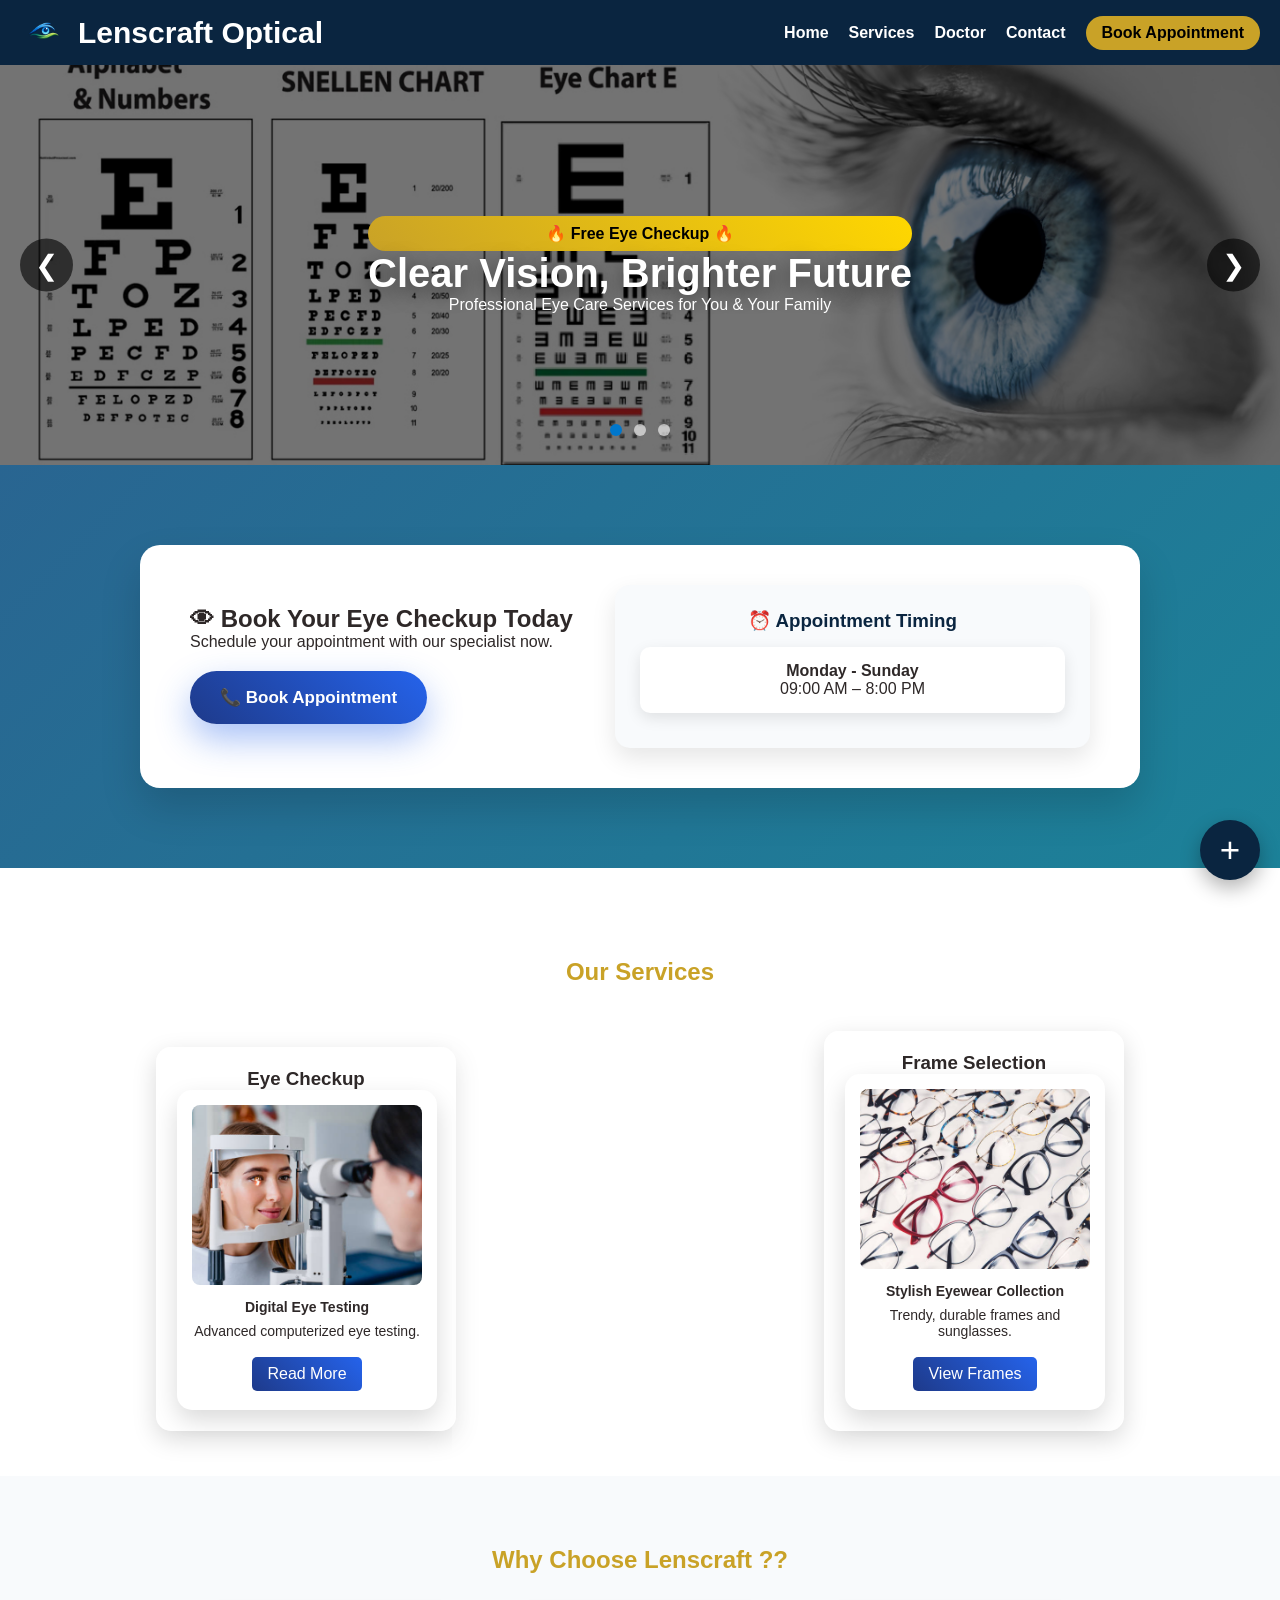
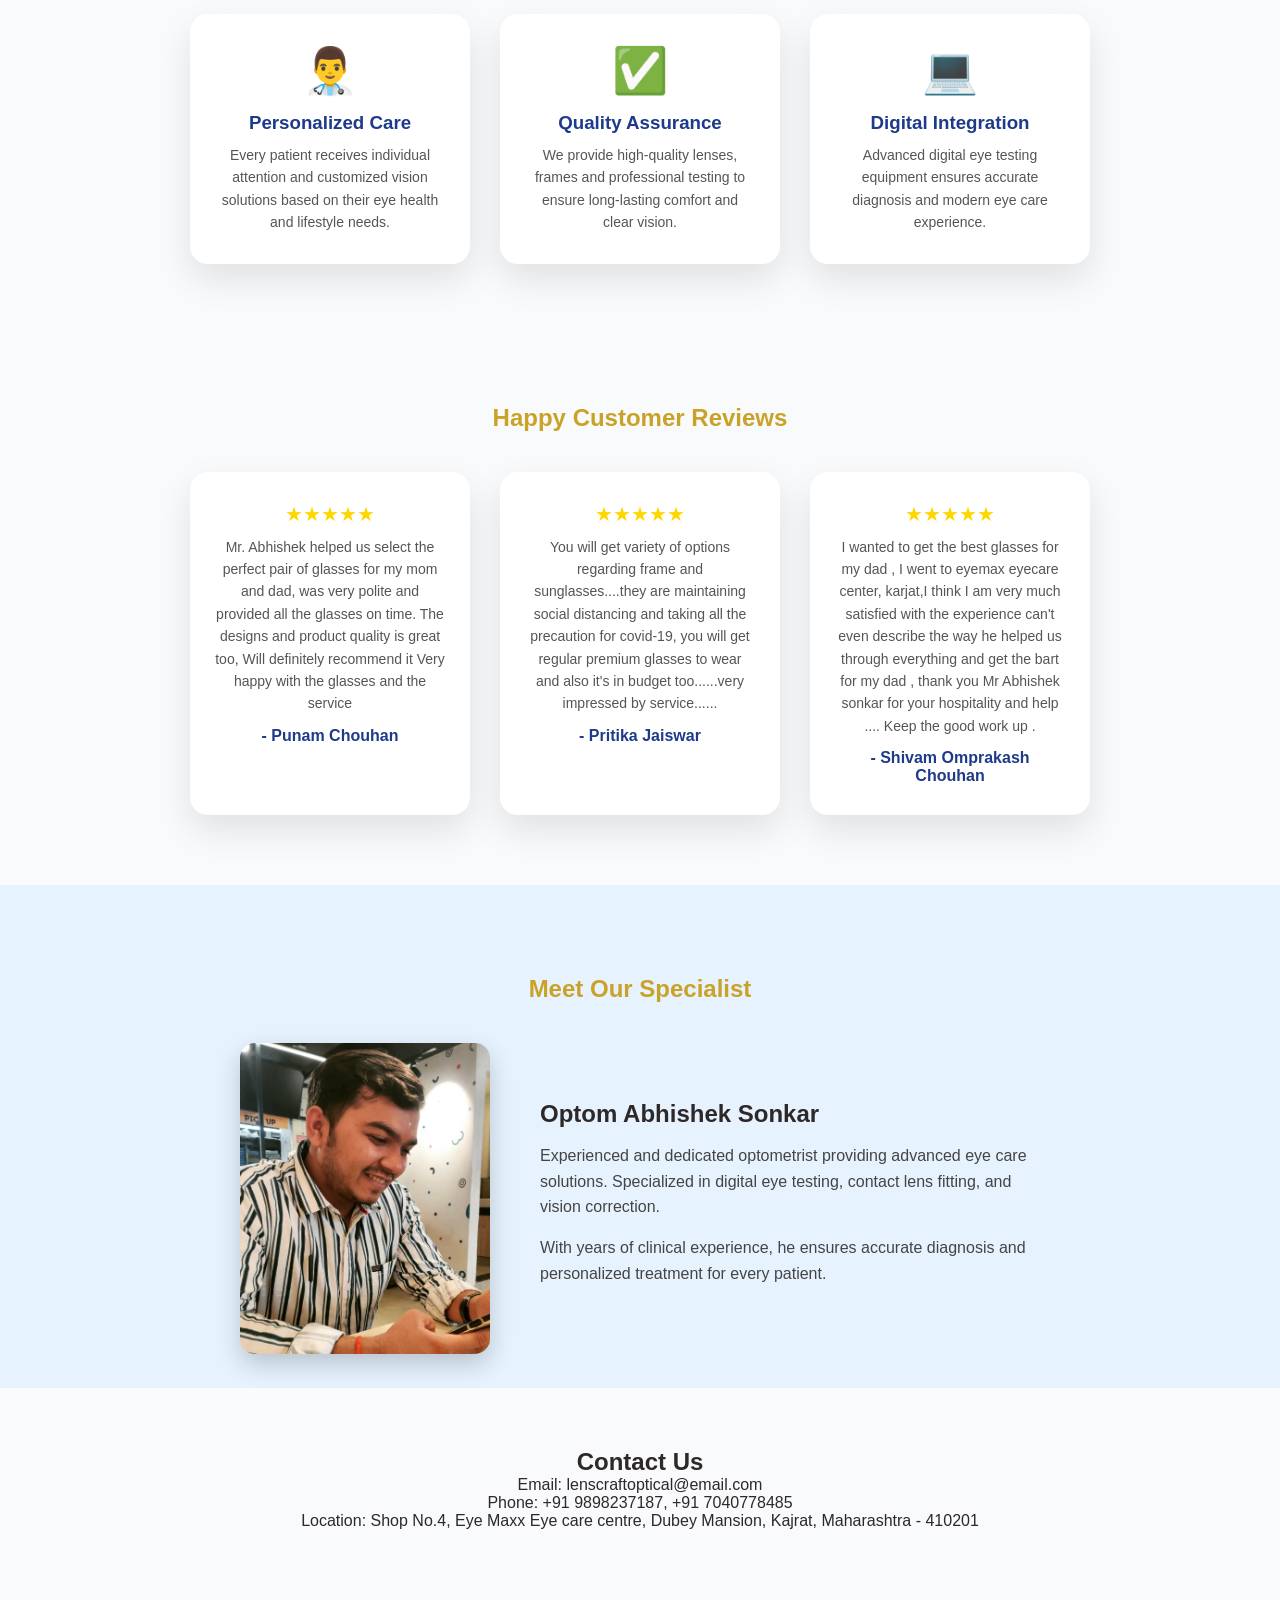
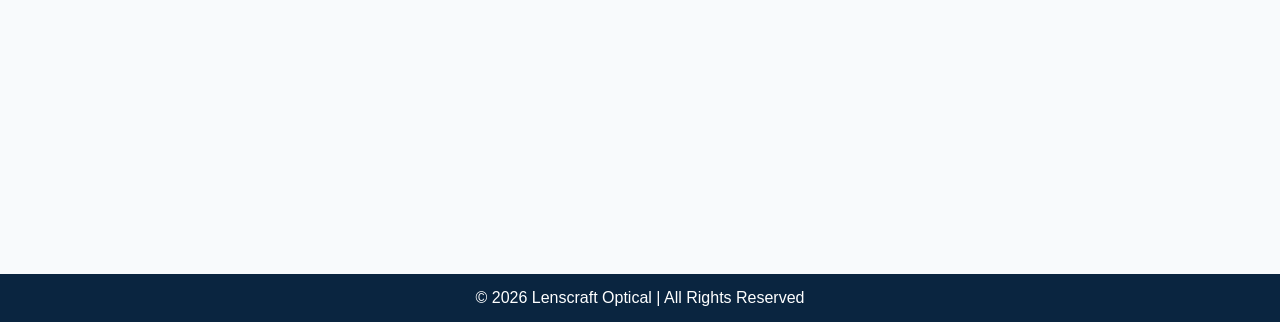
<file: index.html>
<!DOCTYPE html>
<html lang="en">
<head>
    <meta charset="UTF-8">
    <title>Lenscraft Optical</title>
    <meta name="viewport" content="width=device-width, initial-scale=1.0">
    
    <link rel="stylesheet" href="style.css">
</head>
<body>
    <div id="loader">
    <div class="loader-circle"></div>
    <h2>Lenscraft Optical</h2>
</div>

<header>
    <div class="logo">
        <h1>
            <img src="logo.png" class="title-logo">
            Lenscraft Optical
        </h1>
    </div>

    <div class="menu-toggle" id="menuToggle">☰</div>

    <nav id="navbar">
        <a href="#home">Home</a>
        <a href="#services">Services</a>
        <a href="#doctor">Doctor</a>
        <a href="#contact">Contact</a>
        <a href="#appointment" class="book-nav">Book Appointment</a>
    </nav>
</header>

<section class="hero" id="home">

    <div class="slider">
        <div class="slides">
            <img src="image1.jpg" class="slide">
            <img src="image2.jpg" class="slide">
            <img src="image3.jpg" class="slide">
        </div>

        <button class="prev">&#10094;</button>
        <button class="next">&#10095;</button>

        <div class="dots"></div>
    </div>

    <div class="hero-content">
        <div class="hero-content">

    <div class="offer-banner">
        🔥 Free Eye Checkup 🔥
    </div>
        <h2>Clear Vision, Brighter Future</h2>
        <p>Professional Eye Care Services for You & Your Family</p>
    </div>

</section>

<section class="appointment-section" id="appointment">
    <div class="appointment-box">
        <div class="appointment-left">
            <h2>👁 Book Your Eye Checkup Today</h2>
            <p>Schedule your appointment with our specialist now.</p>

            <a href="tel:+919898237187" class="appointment-btn">
                📞 Book Appointment
            </a>
        </div>

        <div class="appointment-right">
            <h3>⏰ Appointment Timing</h3>

            <div class="timing-box">
                <p><strong>Monday - Sunday</strong></p>
                <p>09:00 AM – 8:00 PM</p>
            </div>

        </div>

    </div>
</section>

<section class="services" id="services">
    <section class="services reveal"></section>
    <h2>Our Services</h2>

    <div class="service-box">
        <h3>Eye Checkup</h3>
        <div class="product">
            <img src="checkup.jpg" alt="Eye Checkup">
            <p><strong>Digital Eye Testing</strong></p>
            <p>Advanced computerized eye testing.</p>
            <a href="eye-checkup.html" class="service-btn">Read More</a>
        </div>
    </div>

    <div class="service-box">
        <h3>Contact Lenses</h3>
        <div class="product">
            <img src="lenses.webp" alt="Contact Lenses">
            <p><strong>Premium Contact Lenses</strong></p>
            <p>Daily, monthly & color lenses available.</p>
            <a href="contact-lenses.html" class="service-btn">View Products</a>
        </div>
    </div>

    <div class="service-box">
        <h3>Frame Selection</h3>
        <div class="product">
            <img src="frames.jpg" alt="Eyewear Frames">
            <p><strong>Stylish Eyewear Collection</strong></p>
            <p>Trendy, durable frames and sunglasses.</p>
            <a href="frame-selection.html" class="service-btn">View Frames</a>
        </div>
    </div>
</section>

<section class="why-choose reveal">

<h2>Why Choose Lenscraft ??</h2>

<div class="why-container">

<div class="why-box">
<div class="why-icon">👨‍⚕️</div>
<h3>Personalized Care</h3>
<p>
Every patient receives individual attention and customized vision solutions 
based on their eye health and lifestyle needs.
</p>
</div>

<div class="why-box">
<div class="why-icon">✅</div>
<h3>Quality Assurance</h3>
<p>
We provide high-quality lenses, frames and professional testing to ensure 
long-lasting comfort and clear vision.
</p>
</div>

<div class="why-box">
<div class="why-icon">💻</div>
<h3>Digital Integration</h3>
<p>
Advanced digital eye testing equipment ensures accurate diagnosis and 
modern eye care experience.
</p>
</div>

</div>

</section>

<section class="reviews reveal">

<h2>Happy Customer Reviews</h2>

<div class="review-container">

<div class="review-card">
<div class="stars">★★★★★</div>
<p>
Mr. Abhishek helped us select the perfect pair of glasses  for my mom and dad, was very polite and provided all the glasses on time. The designs and product quality is great too, Will definitely recommend it
Very happy with the glasses and the service
</p>
<h4>- Punam Chouhan</h4>
</div>

<div class="review-card">
<div class="stars">★★★★★</div>
<p>
You will get variety of options regarding frame  and sunglasses....they are maintaining social distancing and taking all the precaution for covid-19, you will get regular premium glasses to wear and also it's in budget too......very impressed by service......
</p>
<h4>- Pritika Jaiswar</h4>
</div>

<div class="review-card">
<div class="stars">★★★★★</div>
<p>
I wanted to get the best glasses for my dad , I went to eyemax eyecare center, karjat,I think I am very much satisfied with the experience can't even describe the way he helped us through everything and get the bart for my dad , thank you Mr Abhishek sonkar for your hospitality and help .... Keep the good work up .
</p>
<h4>- Shivam Omprakash Chouhan</h4>
</div>

</div>

</section>

<section class="doctor" id="doctor">
    <section class="doctor reveal"></section>
    <h2>Meet Our Specialist</h2>

    <div class="doctor-container">

        <div class="doctor-image">
            <img src="doctor.jpeg" alt="Optom Abhishek Sonkar">
        </div>

        <div class="doctor-content">
            <h3>Optom Abhishek Sonkar</h3>
            <p>
                Experienced and dedicated optometrist providing advanced eye care solutions. 
                Specialized in digital eye testing, contact lens fitting, and vision correction.
            </p>

            <p>
                With years of clinical experience, he ensures accurate diagnosis and 
                personalized treatment for every patient.
            </p>
        </div>

    </div>
</section>

<section class="contact" id="contact">
    <section class="contact reveal"></section>
    <h2>Contact Us</h2>
    <p>Email: lenscraftoptical@email.com</p>
    <p>Phone: +91 9898237187, +91 7040778485</p>
    <p>Location: Shop No.4, Eye Maxx Eye care centre, Dubey Mansion, Kajrat, Maharashtra - 410201</p>
    <div style="margin-top:20px;">
<iframe 
  src="https://www.google.com/maps?q=Shop+no.4,+eye+maxx+eye+care+centre,+Dubey+Mansion+Kajrat+Raigad&output=embed"
  width="100%" 
  height="300" 
  style="border:0; border-radius:10px;" 
  allowfullscreen="" 
  loading="lazy">
</iframe>
</div>
</section>

<footer>
    <p>© 2026 Lenscraft Optical | All Rights Reserved</p>
</footer>

<div class="social-container">

<div class="social-toggle" id="socialToggle">
+
</div>

<a href="tel:+919898237187" class="social-icon call">
📞
</a>

<a href="https://www.instagram.com/eye_maxx_x_lenscraft_optical?igsh=dG93OHF3N2lmZ3k5" target="_blank" class="social-icon instagram">
<img src="instagram.png">
</a>

<a href="https://wa.me/+919898237187" target="_blank" class="social-icon whatsapp">
<img src="whatsapp.png">
</a>

</div>
<script src="script.js"></script>

</body>
</html>
</file>
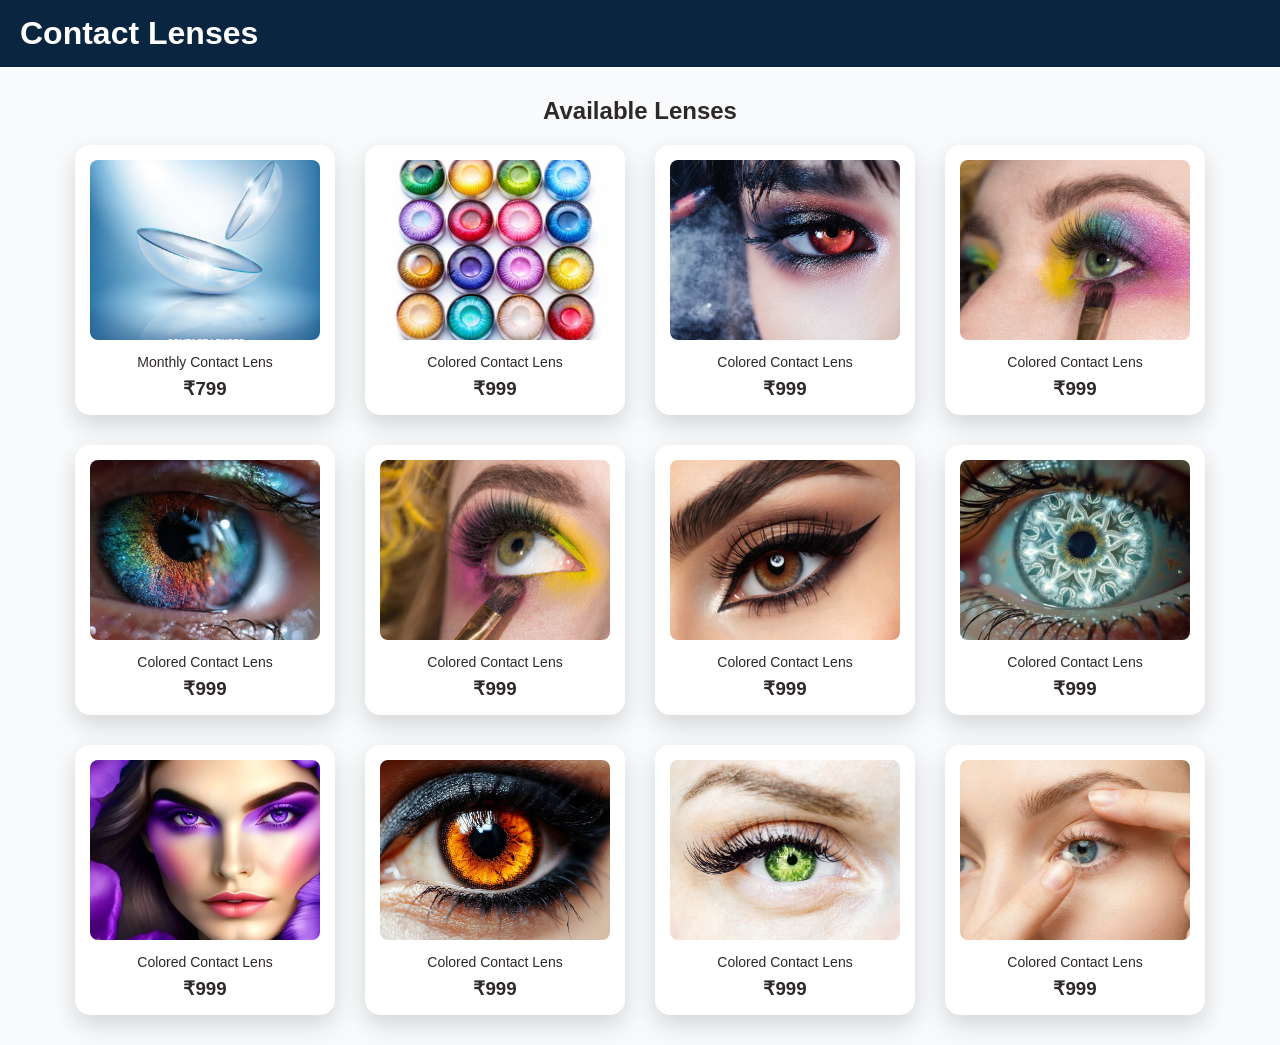
<file: contact-lenses.html>
<!DOCTYPE html>
<html>
<head>
    <title>Contact Lenses - Eye Maxx</title>
    <link rel="stylesheet" href="style.css">
</head>
<body>

<header>
    <h1>Contact Lenses</h1>
</header>

<section>
    <h2>Available Lenses</h2>

    <div class="product-container">
        <div class="product">
            <img src="lensess.avif">
            <p>Monthly Contact Lens</p>
            <h3>₹799</h3>
        </div>

        <div class="product">
            <img src="colorlenses.jpg">
            <p>Colored Contact Lens</p>
            <h3>₹999</h3>
        </div>

        <div class="product">
            <img src="lens1.jpg">
            <p>Colored Contact Lens</p>
            <h3>₹999</h3>
        </div>

        <div class="product">
            <img src="lens2.jpg">
            <p>Colored Contact Lens</p>
            <h3>₹999</h3>
        </div>

        <div class="product">
            <img src="lens3.jpg">
            <p>Colored Contact Lens</p>
            <h3>₹999</h3>
        </div>

        <div class="product">
            <img src="lens4.jpg">
            <p>Colored Contact Lens</p>
            <h3>₹999</h3>
        </div>

        <div class="product">
            <img src="lens5.jpg">
            <p>Colored Contact Lens</p>
            <h3>₹999</h3>
        </div>

        <div class="product">
            <img src="lens6.jpg">
            <p>Colored Contact Lens</p>
            <h3>₹999</h3>
        </div>

        <div class="product">
            <img src="lens7.jpg">
            <p>Colored Contact Lens</p>
            <h3>₹999</h3>
        </div>

        <div class="product">
            <img src="lens8.jpg">
            <p>Colored Contact Lens</p>
            <h3>₹999</h3>
        </div>

        <div class="product">
            <img src="lens9.jpg">
            <p>Colored Contact Lens</p>
            <h3>₹999</h3>
        </div>

        <div class="product">
            <img src="lens10.jpg">
            <p>Colored Contact Lens</p>
            <h3>₹999</h3>
        </div>
    </div>

</section>
</file>
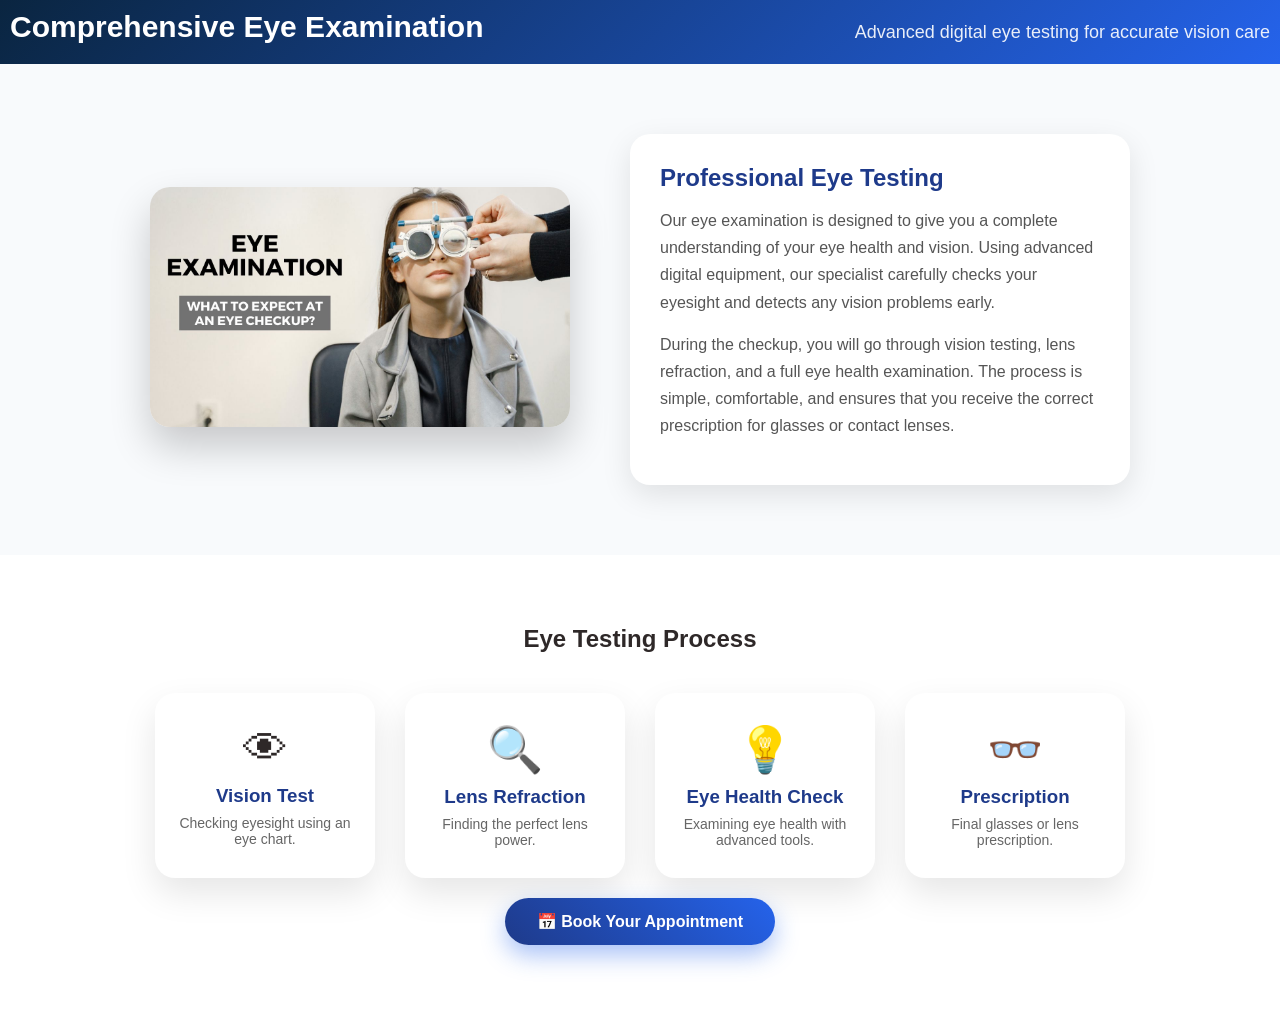
<file: eye-checkup.html>
<!DOCTYPE html>
<html>
<head>
<title>Eye Checkup</title>
<link rel="stylesheet" href="style.css">
</head>

<body>

<header class="page-header">
<h1>Comprehensive Eye Examination</h1>
<p>Advanced digital eye testing for accurate vision care</p>
</header>


<section class="checkup-section">

<div class="checkup-container">

<div class="checkup-image">
<img src="checkupp.jpg" alt="Eye Checkup">
</div>

<div class="checkup-content">

<h2>Professional Eye Testing</h2>

<p>
Our eye examination is designed to give you a complete understanding of your eye health and vision. 
Using advanced digital equipment, our specialist carefully checks your eyesight and detects any 
vision problems early.
</p>

<p>
During the checkup, you will go through vision testing, lens refraction, and a full eye health examination. 
The process is simple, comfortable, and ensures that you receive the correct prescription for glasses 
or contact lenses.
</p>

</div>

</div>

</section>


<section class="eye-steps">

<h2>Eye Testing Process</h2>

<div class="steps-container">

<div class="step">
<div class="step-icon">👁</div>
<h3>Vision Test</h3>
<p>Checking eyesight using an eye chart.</p>
</div>

<div class="step">
<div class="step-icon">🔍</div>
<h3>Lens Refraction</h3>
<p>Finding the perfect lens power.</p>
</div>

<div class="step">
<div class="step-icon">💡</div>
<h3>Eye Health Check</h3>
<p>Examining eye health with advanced tools.</p>
</div>

<div class="step">
<div class="step-icon">👓</div>
<h3>Prescription</h3>
<p>Final glasses or lens prescription.</p>
</div>

</div>

<a href="index.html#appointment" class="book-btn">
📅 Book Your Appointment
</a>

</section>

</body>
</html>
</file>
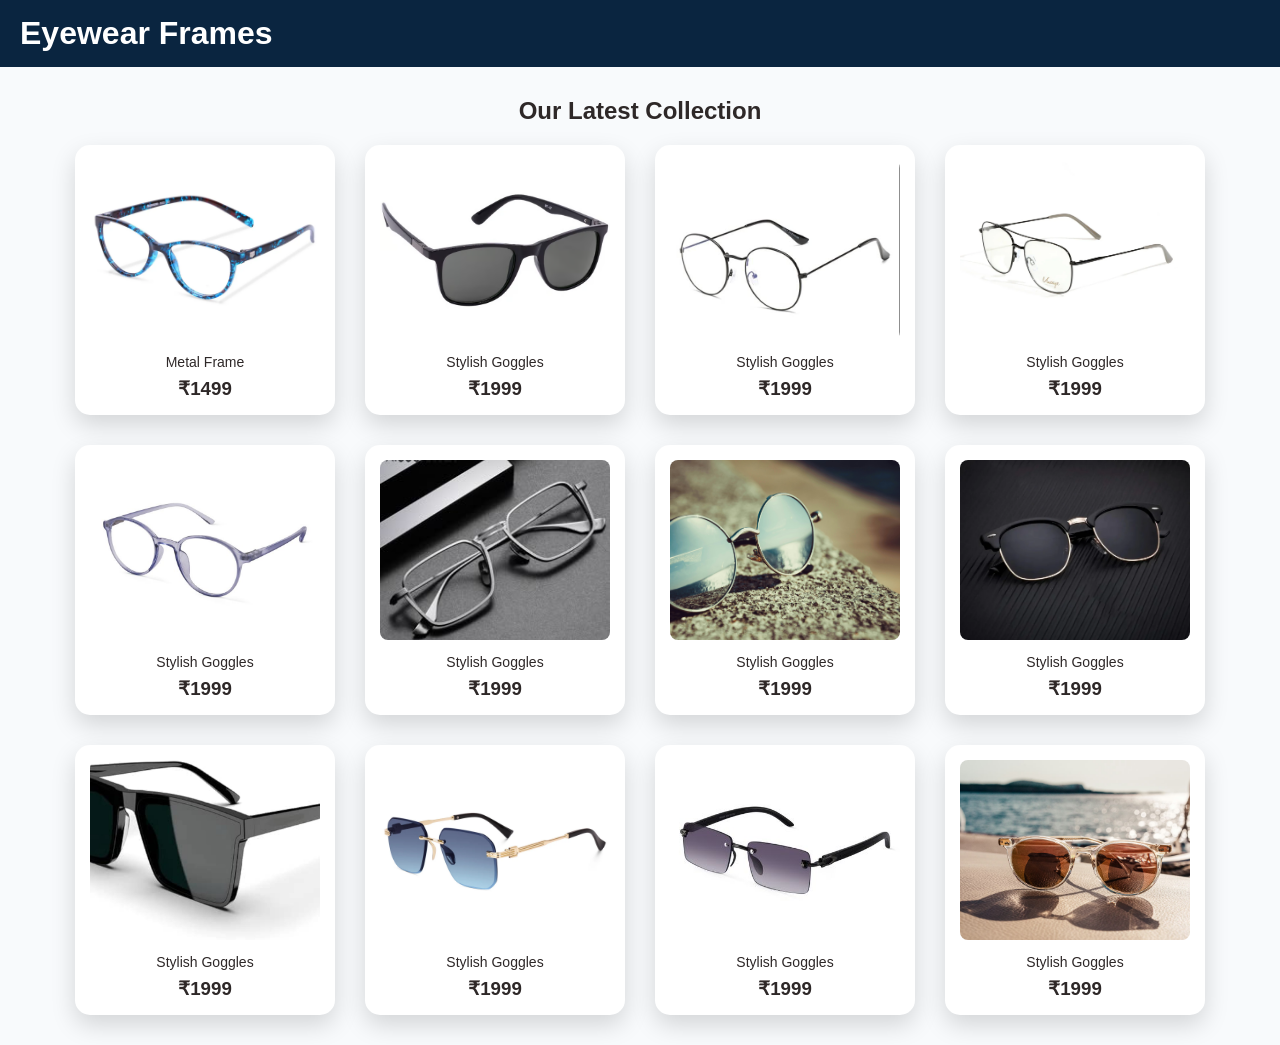
<file: frame-selection.html>
<!DOCTYPE html>
<html>
<head>
    <title>Frame Selection - Eye Maxx</title>
    <link rel="stylesheet" href="style.css">
</head>
<body>

<header>
    <h1>Eyewear Frames</h1>
</header>

<section>
    <h2>Our Latest Collection</h2>

    <div class="product-container">
        <div class="product">
        <img src="framess.webp" width="250">
        <p>Metal Frame</p>
        <h3>₹1499</h3>
    </div>

    <div class="product">
        <img src="goggle.avif" width="250">
        <p>Stylish Goggles</p>
        <h3>₹1999</h3>
    </div>

     <div class="product">
        <img src="frame1.jpg" width="250">
        <p>Stylish Goggles</p>
        <h3>₹1999</h3>
    </div>

     <div class="product">
        <img src="frame2.webp" width="250">
        <p>Stylish Goggles</p>
        <h3>₹1999</h3>
    </div>

     <div class="product">
        <img src="frame3.jpg" width="250">
        <p>Stylish Goggles</p>
        <h3>₹1999</h3>
    </div>

     <div class="product">
        <img src="frame4.jpg" width="250">
        <p>Stylish Goggles</p>
        <h3>₹1999</h3>
    </div>

     <div class="product">
        <img src="frame6.jpg" width="250">
        <p>Stylish Goggles</p>
        <h3>₹1999</h3>
    </div>

     <div class="product">
        <img src="frame7.webp" width="250">
        <p>Stylish Goggles</p>
        <h3>₹1999</h3>
    </div>

     <div class="product">
        <img src="frame8.jpg" width="250">
        <p>Stylish Goggles</p>
        <h3>₹1999</h3>
    </div>

     <div class="product">
        <img src="frame9.webp" width="250">
        <p>Stylish Goggles</p>
        <h3>₹1999</h3>
    </div>

     <div class="product">
        <img src="frame10.jpg" width="250">
        <p>Stylish Goggles</p>
        <h3>₹1999</h3>
    </div>

     <div class="product">
        <img src="frame5.avif" width="250">
        <p>Stylish Goggles</p>
        <h3>₹1999</h3>
    </div>
    </div>

</section>

</body>
</html>
</file>
<file: style.css>
* {
    margin: 0;
    padding: 0;
    box-sizing: border-box;
    font-family: Arial, sans-serif;
}

body {
    background-color: #F8FAFC;
    color: #2e2828;
}


header {
    z-index: 2000;
    background: #0A2540;
    color: white;
    padding: 15px 20px;
    display: flex;
    justify-content: space-between;
    align-items: center;
    position: relative;
}

.logo h1 {
    font-size: 30px;
    display: flex;
    align-items: center;
}

.title-logo {
    width: 50px;
    height: 35px;
    margin-right: 8px;
}

nav {
    display: flex;
    align-items: center;
}

nav a {
    color: white;
    text-decoration: none;
    margin-left: 20px;
    font-weight: bold;
}

.menu-toggle {
    display: none;
    font-size: 28px;
    cursor: pointer;
}


.hero {
    position: relative;
    height: 400px;
    overflow: hidden;
    display: flex;
    justify-content: center;
    align-items: center;
    text-align: center;
    color: white;
}

.slider {
    position: absolute;
    width: 100%;
    height: 100%;
    overflow: hidden;
}

.slides {
    display: flex;
    height: 100%;
    transition: transform 0.6s ease-in-out;
}

.slide {
    min-width: 100%;
    height: 100%;
    object-fit: cover;
}

.hero::after {
    content: "";
    position: absolute;
    width: 100%;
    height: 100%;
    background: rgba(0,0,0,0.55);
    top: 0;
    left: 0;
}

.hero-content {
    position: relative;
    z-index: 2;
    max-width: 800px;
}

.hero-content h2{

font-size:40px;

text-shadow:0 5px 20px rgba(0,0,0,0.5);

}

.prev, .next {
    position: absolute;
    top: 50%;
    transform: translateY(-50%);
    background: rgba(0,0,0,0.6);
    color: white;
    border: none;
    font-size: 28px;
    padding: 10px 15px;
    cursor: pointer;
    z-index: 3;
    border-radius: 50%;
}

.prev { left: 20px; }
.next { right: 20px; }

.prev:hover, .next:hover {
    background: #142C6E;
}


.dots {
    position: absolute;
    bottom: 25px;
    width: 100%;
    text-align: center;
    z-index: 3;
}

.dots span {
    height: 12px;
    width: 12px;
    margin: 0 6px;
    display: inline-block;
    background: white;
    border-radius: 50%;
    cursor: pointer;
    opacity: 0.6;
}

.dots span.active-dot {
    opacity: 1;
    background: #0077cc;
}


.appointment-section {
    padding: 80px 20px;
    background: linear-gradient(135deg, #296591, #1c8299);
    display: flex;
    justify-content: center;
    align-items: center;
}

.appointment-box {
    background: white;
    width: 90%;
    max-width: 1000px;
    border-radius: 20px;
    padding: 40px 50px;
    display: flex;
    justify-content: space-between;
    align-items: center;
    box-shadow: 0 20px 40px rgba(0,0,0,0.15);
    flex-wrap: wrap;
}

.appointment-text h2 {
    font-size: 28px;
    margin-bottom: 10px;
    color: #0077cc;
}

.appointment-text p {
    font-size: 16px;
    color: #555;
}

.appointment-btn{
display:inline-block;
margin-top:20px;
padding:16px 30px;
font-size:17px;
font-weight:600;

background:linear-gradient(45deg,#2563EB,#1E3A8A);
color:white;

border-radius:50px;
text-decoration:none;

box-shadow:0 15px 35px rgba(37,99,235,0.4);

transition:all 0.35s ease;
}

.appointment-btn:hover{
transform:translateY(-4px) scale(1.05);
box-shadow:0 20px 45px rgba(37,99,235,0.5);
}


section {
    padding: 30px 50px;
    text-align: center;
}


.services {
    background: white;
}

.services h2 {
    margin-bottom: 30px;
    color: #C9A227;
}
.service-box {
    display: inline-block;
    width: 300px;
    margin: 15px;
    padding: 20px;

    background: rgba(255,255,255,0.25);
    backdrop-filter: blur(10px);
    border-radius: 15px;

    border:1px solid rgba(255,255,255,0.3);

    box-shadow: 0 8px 25px rgba(0,0,0,0.15);

    transition:0.4s;
}

.service-box:hover{
    transform:translateY(-10px);
}
.service-btn {
    display: inline-block;
    margin-top: 10px;
    padding: 8px 15px;
    background: #0077cc;
    color: white;
    text-decoration: none;
    border-radius: 5px;
}

.service-btn:hover {
    background: #005fa3;
}

.product-container {
    display: flex;
    justify-content: center;
    gap: 30px;
    flex-wrap: wrap;
    margin-top: 20px;
}

.product{

width:260px;

background:white;

padding:15px;

border-radius:15px;

box-shadow:0 10px 25px rgba(0,0,0,0.15);

transition:0.4s;

}

.product:hover{

transform:translateY(-10px) scale(1.03);

box-shadow:0 15px 35px rgba(0,0,0,0.25);

}

.product img {
    width: 100%;
    height: 180px;
    object-fit: cover;
    border-radius: 8px;
    margin-bottom: 10px;
}

.product p {
    font-size: 14px;
    margin-bottom: 8px;
}

.checkup-section{
background:#f8fafc;
padding:70px 20px;
}

.checkup-container{
display:flex;
align-items:center;
justify-content:center;
gap:60px;
flex-wrap:wrap;
max-width:1100px;
margin:auto;
}

.checkup-image img{
width:420px;
border-radius:20px;
box-shadow:0 20px 40px rgba(0,0,0,0.2);
transition:0.4s;
}

.checkup-image img:hover{
transform:scale(1.05);
}

.checkup-content{
max-width:500px;
background:white;
padding:30px;
border-radius:20px;
box-shadow:0 10px 30px rgba(0,0,0,0.1);
text-align:left;
}

.checkup-content h2{
color:#1E3A8A;
margin-bottom:15px;
}

.checkup-content p{
line-height:1.7;
color:#555;
margin-bottom:15px;
}

.doctor {
    background: #e6f3ff;
    padding: 30px 20px;
}

.doctor h2 {
    color: #C9A227;
    margin-bottom: 40px;
}
.doctor-container {
    display: flex;
    align-items: center;
    justify-content: center;
    gap: 50px;
    flex-wrap: wrap;
}

.doctor-image img {
    width: 250px;
    border-radius: 15px;
    box-shadow: 0 10px 25px rgba(0,0,0,0.2);
}

.doctor-content {
    max-width: 500px;
    text-align: left;
}

.doctor-content h3 {
    font-size: 24px;
    margin-bottom: 15px;
}

.doctor-content p {
    line-height: 1.6;
    margin-bottom: 15px;
    color: #444;
}

.contact {
    padding: 20px 20px;
}

.popup {
  display: none;
  position: fixed;
  left: 0;
  top: 0;
  width: 100%;
  height: 100%;
  background: rgba(0,0,0,0.6);
  justify-content: center;
  align-items: center;
  z-index: 999;
}

.popup-content {
  width: 380px;
  padding: 35px 30px;
  border-radius: 20px;

  background: rgba(255,255,255,0.85);
  backdrop-filter: blur(12px);

  box-shadow: 0 20px 50px rgba(0,0,0,0.25);

  text-align: center;
  position: relative;

  animation: popupAnim 0.4s ease;
}
.popup-content input,
.popup-content textarea{

width:100%;

padding:12px 14px;

margin-bottom:18px;

border-radius:8px;

border:1px solid #ddd;

font-size:14px;

transition:0.3s;

}

.popup-content input:focus,
.popup-content textarea:focus{

border-color:#1E3A8A;

box-shadow:0 0 8px rgba(30,58,138,0.2);

outline:none;

}

.popup-content h2{

margin-bottom:20px;

color:#0A2540;

font-size:24px;

}

.submit-btn{

background: linear-gradient(45deg,#1E3A8A,#2563EB);

color:white;

border:none;

padding:12px;

border-radius:8px;

font-weight:bold;

cursor:pointer;

transition:0.3s;

}

.submit-btn:hover{

transform:scale(1.05);

box-shadow:0 10px 25px rgba(0,0,0,0.25);

}
.close {
  position: absolute;
  right: 15px;
  top: 10px;
  font-size: 22px;
  cursor: pointer;
}

@keyframes popupAnim{

0%{
opacity:0;
transform:translateY(-40px) scale(0.9);
}

100%{
opacity:1;
transform:translateY(0) scale(1);
}

}

.close{

font-size:24px;

color:#555;

}

.close:hover{

color:red;

}

.offer-banner {
    background: linear-gradient(45deg,#C9A227,#FFD700);
    color: black;
    padding: 8px 20px;
    border-radius: 30px;
    font-weight: bold;
    animation: blink 1.2s infinite;
}

@keyframes blink {
    50% { opacity: 0.6; }
}


footer {
    background: #0A2540;
    color: white;
    text-align: center;
    padding: 15px;
}


@media (max-width: 768px) {

.appointment-btn{
width:100%;
text-align:center;
}

.menu-toggle {
display: block;
z-index: 1001;
}

nav {
display: none;
flex-direction: column;
width: 100%;
background: #0A2540;
position: absolute;
top: 100%;
left: 0;
padding: 15px 0;
z-index: 1000;
}

nav.active {
display: flex;
}

.hero {
height: 250px;
}

.hero-content h2 {
font-size: 20px;
}

.hero-content p {
font-size: 14px;
}

.appointment-box {
flex-direction: column;
text-align: center;
gap: 20px;
}

.appointment-left{
text-align:center;
}

.appointment-right{
margin-top:20px;
}

}



.service-btn,
.appointment-btn,
.submit-btn{

background: linear-gradient(45deg,#1E3A8A,#2563EB);

border:none;

transition:0.4s;

position:relative;

overflow:hidden;

}

.service-btn:hover,
.appointment-btn:hover,
.submit-btn:hover{

transform:scale(1.05);

box-shadow:0 10px 25px rgba(0,0,0,0.3);

}

#loader{
position:fixed;
top:0;
left:0;
width:100%;
height:100%;
background:#0A2540;
display:flex;
flex-direction:column;
justify-content:center;
align-items:center;
z-index:5000;
color:white;
}

.loader-circle{
width:60px;
height:60px;
border:6px solid #ffffff30;
border-top:6px solid #C9A227;
border-radius:50%;
animation:spin 1s linear infinite;
margin-bottom:15px;
}

@keyframes spin{
100%{transform:rotate(360deg);}
}

.reveal{
opacity:0;
transform:translateY(60px);
transition:all 0.8s ease;
}

.reveal.active{
opacity:1;
transform:translateY(0);
}

.product img{
transition:0.5s;
}

.product:hover img{
transform:scale(1.1);
}

.call-float{
position:fixed;
bottom:90px;
right:20px;
background:#0A2540;
color:white;
font-size:26px;
padding:15px;
border-radius:50%;
text-decoration:none;
box-shadow:0 8px 20px rgba(0,0,0,0.3);
z-index:999;
}

.call-float:hover{
background:#C9A227;
color:black;
}
.appointment-left{
flex:1;
text-align:left;
}

.appointment-right{
flex:1;
text-align:center;
background:#f8fafc;
padding:25px;
border-radius:15px;
box-shadow:0 10px 25px rgba(0,0,0,0.1);
}

.appointment-right h3{
color:#0A2540;
margin-bottom:15px;
}

.timing-box{
background:white;
padding:15px;
margin-bottom:10px;
border-radius:10px;
box-shadow:0 5px 15px rgba(0,0,0,0.1);
}

.book-btn{

display:inline-block;

margin-top:20px;

padding:14px 32px;

font-size:16px;

font-weight:600;

color:white;

text-decoration:none;

border-radius:40px;

background:linear-gradient(45deg,#1E3A8A,#2563EB);

box-shadow:0 10px 25px rgba(37,99,235,0.4);

transition:all 0.35s ease;

position:relative;

overflow:hidden;

}


.book-btn::before{

content:"";

position:absolute;

top:0;

left:-100%;

width:100%;

height:100%;

background:linear-gradient(
120deg,
transparent,
rgba(255,255,255,0.5),
transparent
);

transition:0.6s;

}

.book-btn:hover::before{
left:100%;
}


.book-btn:hover{

transform:translateY(-4px) scale(1.05);

box-shadow:0 18px 40px rgba(37,99,235,0.5);

}

.eye-steps{
padding:70px 20px;
background:white;
text-align:center;
}

.steps-container{
display:flex;
justify-content:center;
gap:30px;
flex-wrap:wrap;
margin-top:40px;
}

.step{
width:220px;
background:white;
padding:30px 20px;
border-radius:20px;
box-shadow:0 15px 35px rgba(0,0,0,0.1);
transition:0.4s;
}

.step:hover{
transform:translateY(-10px);
box-shadow:0 20px 40px rgba(0,0,0,0.2);
}

.step-icon{
font-size:45px;
margin-bottom:10px;
}

.step h3{
color:#1E3A8A;
margin-bottom:8px;
}

.step p{
font-size:14px;
color:#666;
}

@keyframes stepFade{

to{
opacity:1;
transform:translateY(0);
}

}

.book-nav{

background:#C9A227;

color:black;

padding:8px 16px;

border-radius:25px;

margin-left:20px;

font-weight:bold;

transition:0.3s;

}

.book-nav:hover{

background:#FFD700;

transform:scale(1.05);

}

.page-header{
background:linear-gradient(135deg,#0A2540,#2563EB);
color:white;
padding:10px 10px;
text-align:center;
}

.page-header h1{
font-size:30px;
margin-bottom:10px;
}

.page-header p{
font-size:18px;
opacity:0.9;
}

.why-choose{
padding:70px 20px;
background:#f8fafc;
text-align:center;
}

.why-choose h2{
color:#C9A227;
margin-bottom:40px;
}

.why-container{
display:flex;
justify-content:center;
gap:30px;
flex-wrap:wrap;
}

.why-box{
width:280px;
background:white;
padding:30px 25px;
border-radius:18px;
box-shadow:0 15px 35px rgba(0,0,0,0.1);
transition:0.4s;
}

.why-box:hover{
transform:translateY(-10px);
box-shadow:0 20px 40px rgba(0,0,0,0.2);
}

.why-icon{
font-size:45px;
margin-bottom:15px;
}

.why-box h3{
color:#1E3A8A;
margin-bottom:10px;
}

.why-box p{
font-size:14px;
color:#555;
line-height:1.6;
}

.social-container{
position:fixed;
bottom:20px;
right:20px;
z-index:999;
}

.social-toggle{
width:60px;
height:60px;
background:#0A2540;
color:white;
font-size:35px;
display:flex;
align-items:center;
justify-content:center;
border-radius:50%;
cursor:pointer;
box-shadow:0 8px 20px rgba(0,0,0,0.3);
transition:0.3s;
}

.social-icon{
position:absolute;
width:50px;
height:50px;
border-radius:50%;
display:flex;
align-items:center;
justify-content:center;
color:white;
text-decoration:none;
font-size:22px;
right:5px;
bottom:5px;
opacity:0;
pointer-events:none;
transition:0.4s;
}

.social-icon img{
width:50px;
}

.call{
background:#0A2540;
}

.instagram{
background:linear-gradient(45deg,#f58529,#dd2a7b,#8134af,#515bd4);
}

.whatsapp{
background:#25D366;
}

.social-container.active .call{
transform:translateY(-190px);
opacity:1;
pointer-events:auto;
}

.social-container.active .instagram{
transform:translateY(-70px);
opacity:1;
pointer-events:auto;
}


.social-container.active .whatsapp{
transform:translateY(-130px);
opacity:1;
pointer-events:auto;
}

.reviews{
padding:70px 20px;
background:#f8fafc;
text-align:center;
}

.reviews h2{
color:#C9A227;
margin-bottom:40px;
}

.review-container{
display:flex;
justify-content:center;
gap:30px;
flex-wrap:wrap;
}

.review-card{
width:280px;
background:white;
padding:30px 25px;
border-radius:18px;
box-shadow:0 15px 35px rgba(0,0,0,0.1);
transition:0.4s;
}

.review-card:hover{
transform:translateY(-10px);
box-shadow:0 20px 40px rgba(0,0,0,0.2);
}

.stars{
color:#FFD700;
font-size:20px;
margin-bottom:10px;
}

.review-card p{
font-size:14px;
color:#555;
line-height:1.6;
margin-bottom:12px;
}

.review-card h4{
color:#1E3A8A;
}
</file>
